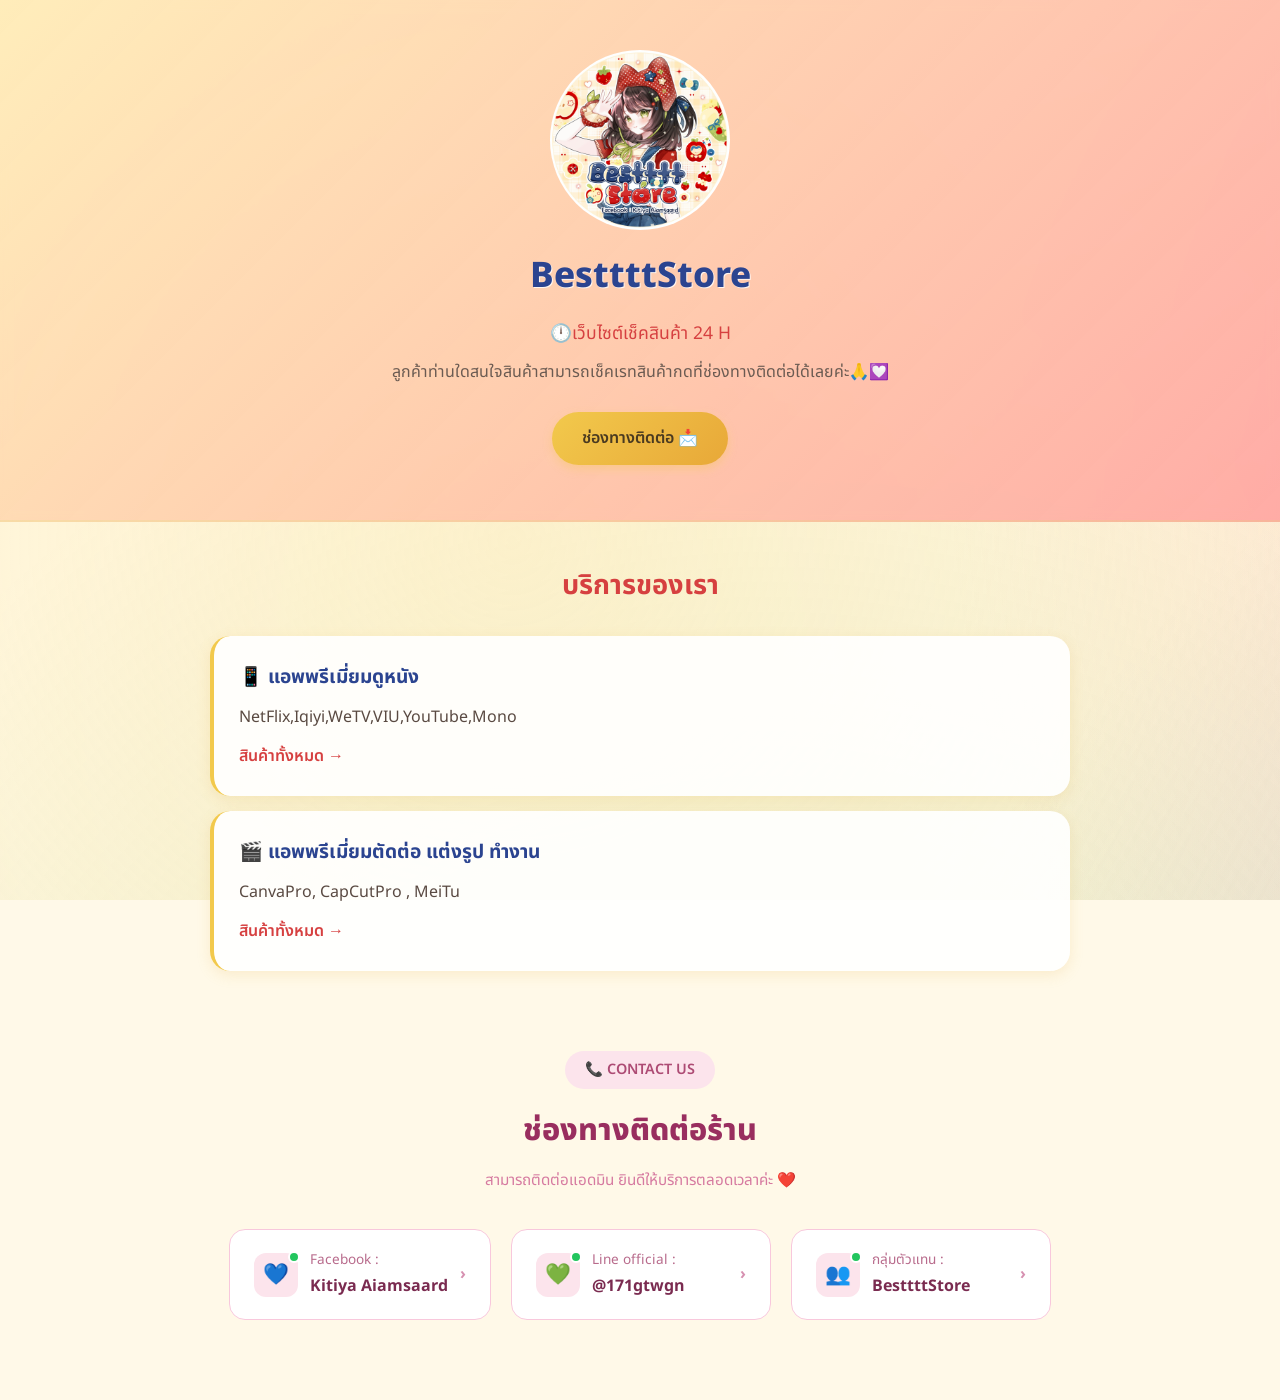
<file: index.html>
<!DOCTYPE html>
<html lang="th">
<head>
  <meta charset="UTF-8">
  <meta name="viewport" content="width=device-width, initial-scale=1.0">
  <title>BesttttStore</title>
  
  <!-- ฟอนต์ -->
  <link rel="preconnect" href="https://fonts.googleapis.com">
<link rel="preconnect" href="https://fonts.gstatic.com" crossorigin>
<link href="https://fonts.googleapis.com/css2?family=Noto+Sans+Thai:wght@400;500;600;700;800&display=swap" rel="stylesheet">
  
  <link rel="stylesheet" href="style.css">
</head>
<body>

  <!-- พื้นหลังเคลื่อนไหว -->
  <div class="bg-animation"></div>

  <header>
    <img src="logo.png.jpg" alt="BesttttStore" class="logo">
    <h1>BesttttStore</h1>
    <p class="sub-heading">🕛เว็บไซต์เช็คสินค้า 24 H</p>
    <p class="note-text">ลูกค้าท่านใดสนใจสินค้าสามารถเช็คเรทสินค้ากดที่ช่องทางติดต่อได้เลยค่ะ🙏💟</p>
    <a href="#contact" class="btn primary-btn">ช่องทางติดต่อ 📩</a>
  </header>

  <section class="services">
    <h2>บริการของเรา</h2>
    
    <a href="premium-apps.html" class="card-link">
      <div class="card clickable-card">
        <h3>📱 แอพพรีเมี่ยมดูหนัง</h3>
        <p>NetFlix,Iqiyi,WeTV,VIU,YouTube,Mono</p>
        <span class="go-btn">สินค้าทั้งหมด →</span>
      </div>
    </a>

    <a href="edit-design.html" class="card-link">
      <div class="card clickable-card">
        <h3>🎬 แอพพรีเมี่ยมตัดต่อ แต่งรูป ทำงาน</h3>
        <p> CanvaPro, CapCutPro , MeiTu</p>
        <span class="go-btn">สินค้าทั้งหมด →</span>
      </div>
    </a>
  </section>

  <section class="contact" id="contact">
  <div class="contact-top-tag">
    <span>📞 CONTACT US</span>
  </div>
  <h2>ช่องทางติดต่อร้าน</h2>
  <p class="contact-subtext">สามารถติดต่อแอดมิน ยินดีให้บริการตลอดเวลาค่ะ ❤️</p>

  <div class="contact-buttons">
    <!-- Facebook -->
    <a href="https://www.facebook.com/kitiyaaaaaaaaaa/" target="_blank" class="contact-channel-card">
      <div class="channel-icon-wrap">
        <div class="channel-icon">💙</div>
        <span class="status-dot"></span>
      </div>
      <div class="channel-info">
        <div class="channel-label">Facebook :</div>
        <div class="channel-value">Kitiya Aiamsaard</div>
      </div>
      <div class="channel-arrow">›</div>
    </a>

    <!-- Line -->
    <a href="https://line.me/ti/p/@171gtwgn" target="_blank" class="contact-channel-card">
      <div class="channel-icon-wrap">
        <div class="channel-icon">💚</div>
        <span class="status-dot"></span>
      </div>
      <div class="channel-info">
        <div class="channel-label">Line official :</div>
        <div class="channel-value">@171gtwgn</div>
      </div>
      <div class="channel-arrow">›</div>
    </a>

    <!-- กลุ่มไลน์ -->
    <a href="#" target="_blank" class="contact-channel-card">
      <div class="channel-icon-wrap">
        <div class="channel-icon">👥</div>
        <span class="status-dot"></span>
      </div>
      <div class="channel-info">
        <div class="channel-label">กลุ่มตัวแทน :</div>
        <div class="channel-value">BesttttStore</div>
      </div>
      <div class="channel-arrow">›</div>
    </a>
  </div>
</section>
</file>
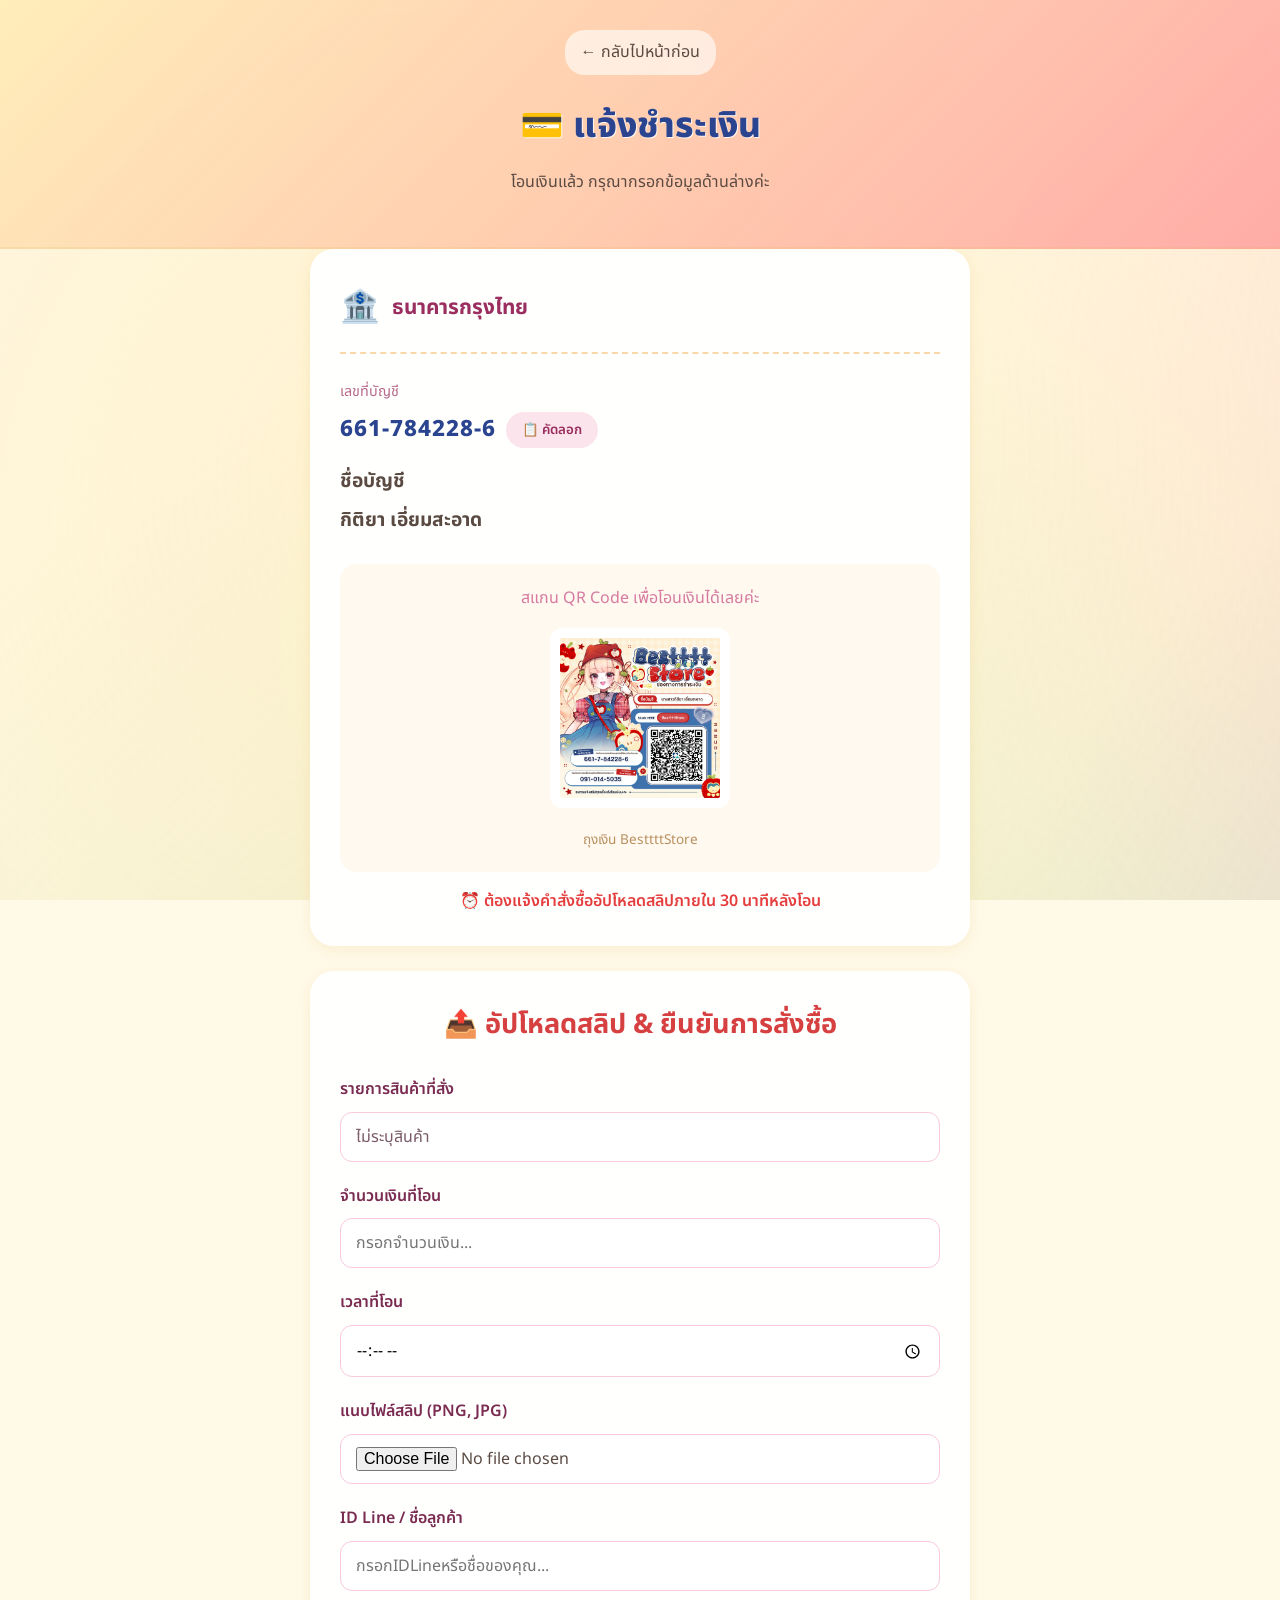
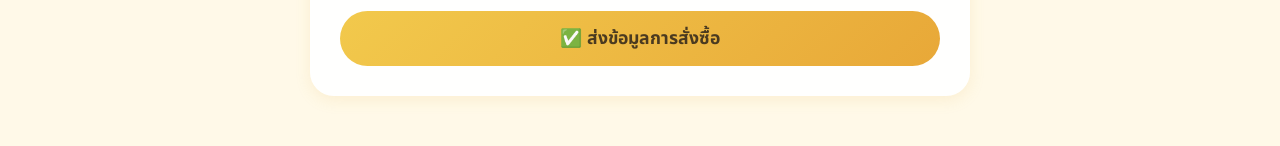
<file: payment.html>
<!DOCTYPE html>
<html lang="th">
<head>
  <meta charset="UTF-8">
  <meta name="viewport" content="width=device-width, initial-scale=1.0">
  <title>แจ้งชำระเงิน - BesttttStore</title>
  
  <link rel="preconnect" href="https://fonts.googleapis.com">
  <link rel="preconnect" href="https://fonts.gstatic.com" crossorigin>
  <link href="https://fonts.googleapis.com/css2?family=Noto+Sans+Thai:wght@400;500;600;700;800&display=swap" rel="stylesheet">
  
  <link rel="stylesheet" href="style.css">
</head>
<body>

  <div class="bg-animation"></div>

  <header class="page-header">
    <a href="javascript:history.back()" class="back-btn">← กลับไปหน้าก่อน</a>
    <h1>💳 แจ้งชำระเงิน</h1>
    <p>โอนเงินแล้ว กรุณากรอกข้อมูลด้านล่างค่ะ</p>
  </header>

  <section class="payment-section">
    <!-- ข้อมูลบัญชีธนาคาร -->
    <div class="bank-info-card">
      <div class="bank-header">
        <span class="bank-logo">🏦</span>
        <span class="bank-name">ธนาคารกรุงไทย</span>
      </div>
      
      <div class="account-number">
        <span class="label">เลขที่บัญชี</span>
        <div class="num-wrap">
          <span id="accNumber">661-784228-6</span>
          <button class="copy-btn" onclick="copyText()">📋 คัดลอก</button>
        </div>
      </div>
      
      <div class="account-name">
        <span class="label">ชื่อบัญชี</span>
        <span>กิติยา เอี่ยมสะอาด</span>
      </div>

      <div class="qr-box">
        <p class="qr-note">สแกน QR Code เพื่อโอนเงินได้เลยค่ะ</p>
        <img src="Pay.JPG" alt="QR Code โอนเงิน" class="qr-img">
        <p class="file-note">ถุงเงิน BesttttStore</p>
      </div>

      <p class="remind-note">⏰ ต้องแจ้งคำสั่งซื้ออัปโหลดสลิปภายใน 30 นาทีหลังโอน</p>
    </div>

    <!-- ฟอร์มแจ้งโอน -->
    <div class="form-card">
      <h2>📤 อัปโหลดสลิป & ยืนยันการสั่งซื้อ</h2>
      
      <form id="paymentForm">
        <div class="form-group">
          <label>รายการสินค้าที่สั่ง</label>
          <input type="text" id="itemName" readonly class="readonly-input">
        </div>

        <div class="form-group">
          <label>จำนวนเงินที่โอน</label>
          <input type="text" id="amount" placeholder="กรอกจำนวนเงิน..." required>
        </div>

        <div class="form-group">
          <label>เวลาที่โอน</label>
          <input type="time" id="payTime" required>
        </div>

        <div class="form-group">
          <label>แนบไฟล์สลิป (PNG, JPG)</label>
          <input type="file" id="slipFile" accept=".png,.jpg,.jpeg" required onchange="previewFile(event)">
          <div id="previewArea" class="preview-area"></div>
        </div>

        <div class="form-group">
          <label>ID Line / ชื่อลูกค้า</label>
          <input type="text" id="customerInfo" placeholder="กรอกIDLineหรือชื่อของคุณ..." required>
        </div>

        <button type="submit" class="submit-btn">✅ ส่งข้อมูลการสั่งซื้อ</button>
      </form>
    </div>

    <!-- ผลลัพธ์ -->
    <div id="resultBox" class="result-box" style="display:none;">
      <h3>✅ ส่งข้อมูลสำเร็จ!</h3>
      <p>ร้านจะตรวจสอบสลิปและแจ้งเตือนทาง Line โดยเร็วที่สุดค่ะ 💛</p>
      <a href="index.html" class="btn primary-btn">กลับหน้าแรก</a>
    </div>
  </section>

  <script>
    window.onload = function() {
      const params = new URLSearchParams(window.location.search);
      const item = params.get('item') || 'ไม่ระบุสินค้า';
      document.getElementById('itemName').value = decodeURIComponent(item);
    };

    function copyText() {
      navigator.clipboard.writeText('6617842286').then(() => {
        alert('คัดลอกเลขบัญชีแล้ว! ✅');
      });
    }

    function previewFile(event) {
      const file = event.target.files[0];
      if (file) {
        const reader = new FileReader();
        reader.onload = function(e) {
          document.getElementById('previewArea').innerHTML = 
            '<img src="' + e.target.result + '" alt="ตัวอย่างสลิป" class="preview-img">';
        };
        reader.readAsDataURL(file);
      }
    }

    document.getElementById('paymentForm').addEventListener('submit', async function(e) {
      e.preventDefault();
      
      const itemName = document.getElementById('itemName').value;
      const amount = document.getElementById('amount').value;
      const payTime = document.getElementById('payTime').value;
      const customerInfo = document.getElementById('customerInfo').value;
      
      const messageText = `🛒 มีรายการสั่งซื้อใหม่!
━━━━━━━━━━━━━━
📦 สินค้า: ${itemName}
💰 จำนวนเงิน: ${amount} บาท
⏰ เวลาที่โอน: ${payTime}
👤 ผู้สั่งซื้อ: ${customerInfo}
━━━━━━━━━━━━━━
แนบรูปสลิปมาด้วยนะคะ 🙏`;

      // ✅ คัดลอกข้อความไปยังคลิปบอร์ดอัตโนมัติ
      try {
        await navigator.clipboard.writeText(messageText);
        alert('✅ คัดลอกข้อความเรียบร้อยแล้ว!\n\nจะเปิดแชทร้าน → วางข้อความแล้วกดส่งได้เลยค่ะ 💛');
      } catch {
        // ถ้าคัดลอกไม่ได้ แสดงข้อความให้คัดลอกเอง
        alert('คัดลอกข้อความนี้:\n\n' + messageText + '\n\nแล้วไปวางที่แชทร้านนะคะ');
      }

      // ✅ เปิดแชทร้าน
      window.open('https://line.me/R/ti/p/@171gtwgn', '_blank');

      // แสดงหน้าจอสำเร็จ
      document.querySelector('.form-card').style.display = 'none';
      document.getElementById('resultBox').style.display = 'block';
    });
</script>
</file>
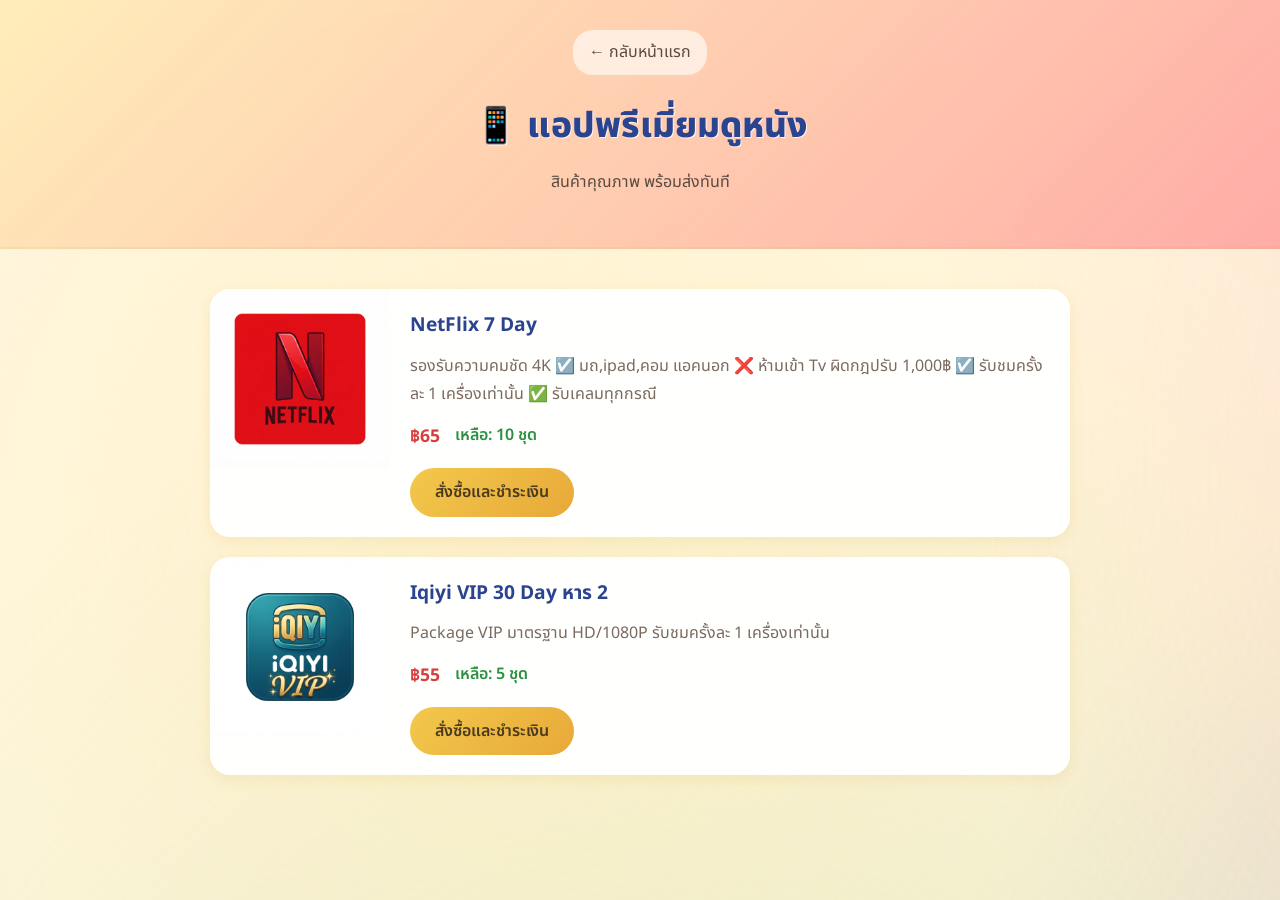
<file: premium-apps.html>
<!DOCTYPE html>
<html lang="th">
<head>
  <meta charset="UTF-8">
  <meta name="viewport" content="width=device-width, initial-scale=1.0">
  <title>แอปพรีเมี่ยมดูหนัง - BesttttStore</title>
  
  <link rel="preconnect" href="https://fonts.googleapis.com">
<link rel="preconnect" href="https://fonts.gstatic.com" crossorigin>
<link href="https://fonts.googleapis.com/css2?family=Noto+Sans+Thai:wght@400;500;600;700;800&display=swap" rel="stylesheet">
  
  <link rel="stylesheet" href="style.css">
</head>
<body>

  <div class="bg-animation"></div>

  <header class="page-header">
    <a href="index.html" class="back-btn">← กลับหน้าแรก</a>
    <h1>📱 แอปพรีเมี่ยมดูหนัง</h1>
    <p>สินค้าคุณภาพ พร้อมส่งทันที</p>
  </header>

  <section class="products">
    <!-- สินค้า 1 -->
    <div class="product-card">
      <img src="Netflix.jpe" alt="Netflix" class="product-img">
      <div class="product-info">
        <h3>NetFlix 7 Day</h3>
        <p class="desc">รองรับความคมชัด 4K
          ☑️ มถ,ipad,คอม แอคนอก
          ❌ ห้ามเข้า Tv ผิดกฎปรับ 1,000฿
          ☑️ รับชมครั้งละ 1 เครื่องเท่านั้น
          ✅️ รับเคลมทุกกรณี</p>
        <div class="price-stock">
          <span class="price">฿65</span>
          <span class="stock">เหลือ: 10 ชุด</span>
        </div>
        <a href="payment.html?item=Netflix" class="buy-btn">สั่งซื้อและชำระเงิน</a>
      </div>
    </div>

    <!-- สินค้า 2 -->
    <div class="product-card">
      <img src="iqiyi.jpe" alt="iqiyi" class="product-img">
      <div class="product-info">
        <h3>Iqiyi VIP 30 Day หาร 2</h3>
        <p class="desc"> Package VIP มาตรฐาน HD/1080P
          รับชมครั้งละ 1 เครื่องเท่านั้น</p>
        <div class="price-stock">
          <span class="price">฿55</span>
          <span class="stock">เหลือ: 5 ชุด</span>
        </div>
        <a href="payment.html?item=Iqiyi" class="buy-btn">สั่งซื้อและชำระเงิน</a>
      </div>
    </div>

    <!-- เพิ่มต่อได้ตามรูปแบบนี้ -->
  </section>

</body>
</html>
</file>
<file: style.css>
* {
  margin: 0;
  padding: 0;
  box-sizing: border-box;
  /* ฟอนต์ไทยตรงแบบในรูป */
  font-family: 'Noto Sans Thai', sans-serif;
}

body {
  background: #fff9e8;
  color: #5a4a42;
  line-height: 1.8;
  position: relative;
  overflow-x: hidden;
}

/* ===== พื้นหลังเคลื่อนไหว ===== */
.bg-animation {
  position: fixed;
  top: 0;
  left: 0;
  width: 100%;
  height: 100%;
  z-index: -1;
  background: 
    radial-gradient(circle at 20% 30%, rgba(255, 235, 180, 0.5) 0%, transparent 50%),
    radial-gradient(circle at 80% 25%, rgba(255, 120, 120, 0.35) 0%, transparent 45%),
    radial-gradient(circle at 75% 75%, rgba(80, 110, 180, 0.3) 0%, transparent 45%),
    radial-gradient(circle at 30% 80%, rgba(150, 200, 120, 0.3) 0%, transparent 50%);
  background-size: 200% 200%;
  animation: bgMove 18s ease infinite;
}

@keyframes bgMove {
  0%   { background-position: 0% 0%; }
  50%  { background-position: 100% 100%; }
  100% { background-position: 0% 0%; }
}

a {
  text-decoration: none;
  color: inherit;
}

/* ===== โลโก้ ===== */
.logo {
  width: 180px;
  height: auto;
  display: block;
  margin: 0 auto 15px;
  transition: transform 0.35s ease, filter 0.35s ease;
  cursor: pointer;
  border-radius: 50%;
}

.logo:hover {
  transform: scale(1.12);
  filter: drop-shadow(0 6px 14px rgba(210, 160, 60, 0.35));
}

/* ===== ส่วนหัว ===== */
header {
  background: linear-gradient(135deg, rgba(255, 235, 180, 0.85), rgba(255, 150, 150, 0.75));
  padding: 50px 20px;
  text-align: center;
  backdrop-filter: blur(6px);
  border-bottom: 2px solid rgba(210, 120, 60, 0.15);
}

.page-header {
  padding: 30px 20px 50px;
}

.back-btn {
  display: inline-block;
  background: rgba(255,255,255,0.6);
  padding: 8px 16px;
  border-radius: 20px;
  margin-bottom: 20px;
  transition: all 0.3s ease;
}

.back-btn:hover {
  background: white;
  transform: translateX(-3px);
}

h1 { 
  font-size: 2.2rem; 
  margin-bottom: 10px;
  color: #2b4490;
  text-shadow: 1px 1px 0 rgba(255,255,255,0.8);
  font-weight: 800;
}

.sub-heading {
  font-size: 1.1rem;
  color: #d64040;
  margin-bottom: 8px;
}

.note-text {
  max-width: 600px;
  margin: 0 auto 20px;
  color: #6b5b52;
}

.btn {
  display: inline-block;
  padding: 12px 30px;
  border-radius: 30px;
  font-weight: 600;
  transition: all 0.3s ease;
  margin: 5px;
}

.primary-btn {
  background: linear-gradient(135deg, #f2c94c, #e8a838);
  color: #4a3a20;
  box-shadow: 0 4px 10px rgba(242, 201, 76, 0.35);
}

.primary-btn:hover {
  transform: translateY(-3px);
  box-shadow: 0 6px 15px rgba(242, 201, 76, 0.45);
}

.services, .contact, .products {
  max-width: 900px;
  margin: 40px auto;
  padding: 0 20px;
}

h2 {
  color: #d64040;
  margin-bottom: 25px;
  text-align: center;
  font-size: 1.7rem;
  font-weight: 700;
}

.card-link {
  display: block;
  margin: 15px 0;
}

.card {
  background: rgba(255, 255, 255, 0.9);
  border-radius: 20px;
  padding: 25px;
  box-shadow: 0 4px 14px rgba(230, 180, 80, 0.18);
  transition: all 0.3s ease;
  border-left: 4px solid #f2c94c;
}

.clickable-card {
  cursor: pointer;
}

.clickable-card:hover {
  transform: translateY(-5px);
  box-shadow: 0 6px 18px rgba(230, 180, 80, 0.25);
}

.card h3 {
  color: #2b4490;
  margin-bottom: 8px;
  font-size: 1.2rem;
  font-weight: 700;
}

.go-btn {
  display: inline-block;
  margin-top: 10px;
  color: #d64040;
  font-weight: 600;
}

/* ===== การ์ดสินค้า ===== */
.product-card {
  background: rgba(255, 255, 255, 0.95);
  border-radius: 20px;
  overflow: hidden;
  margin: 20px 0;
  box-shadow: 0 4px 14px rgba(230, 180, 80, 0.18);
  display: flex;
  flex-wrap: wrap;
  transition: transform 0.3s ease;
}

.product-card:hover {
  transform: translateY(-4px);
}

.product-img {
  width: 180px;
  height: 180px;
  object-fit: cover;
  background: #fff3cd;
}

.product-info {
  flex: 1;
  min-width: 280px;
  padding: 20px;
}

.product-info h3 {
  color: #2b4490;
  margin-bottom: 8px;
  font-size: 1.2rem;
  font-weight: 700;
}

.desc {
  color: #7a6a60;
  margin-bottom: 12px;
}

.price-stock {
  display: flex;
  gap: 15px;
  margin-bottom: 15px;
  flex-wrap: wrap;
}

.price {
  font-weight: 700;
  color: #d64040;
  font-size: 1.1rem;
}

.stock {
  color: #2b9040;
  font-weight: 600;
}

.buy-btn {
  display: inline-block;
  background: linear-gradient(135deg, #f2c94c, #e8a838);
  color: #4a3a20;
  padding: 10px 25px;
  border-radius: 25px;
  font-weight: 600;
  transition: all 0.3s ease;
}

.buy-btn:hover {
  transform: scale(1.05);
  box-shadow: 0 4px 12px rgba(242, 201, 76, 0.35);
}

/* ===== ช่องทางติดต่อ แบบในรูป ===== */
.contact {
  background: transparent;
  padding: 40px 20px;
  border: none;
}

.contact-top-tag {
  text-align: center;
  margin-bottom: 15px;
}

.contact-top-tag span {
  display: inline-flex;
  align-items: center;
  gap: 6px;
  background: #fce4ec;
  color: #ad4b74;
  padding: 6px 20px;
  border-radius: 30px;
  font-size: 0.9rem;
  font-weight: 600;
}

.contact h2 {
  color: #992e5f;
  font-size: 1.9rem;
  font-weight: 800;
  margin-bottom: 8px;
}

.contact-subtext {
  text-align: center;
  color: #d67aa0;
  margin-bottom: 35px;
  font-size: 0.95rem;
}

.contact-buttons {
  display: flex;
  justify-content: center;
  gap: 20px;
  flex-wrap: wrap;
}

.contact-channel-card {
  display: flex;
  align-items: center;
  gap: 12px;
  background: #fff;
  border: 1.5px solid #f8c8dc;
  border-radius: 16px;
  padding: 18px 24px;
  min-width: 260px;
  transition: all 0.3s ease;
}

.contact-channel-card:hover {
  border-color: #f09cc0;
  transform: translateY(-3px);
  box-shadow: 0 8px 20px rgba(232, 130, 174, 0.15);
}

.channel-icon-wrap {
  position: relative;
}

.channel-icon {
  width: 44px;
  height: 44px;
  border-radius: 12px;
  background: #fce4ec;
  display: flex;
  align-items: center;
  justify-content: center;
  font-size: 1.3rem;
}

.status-dot {
  position: absolute;
  top: -2px;
  right: -2px;
  width: 12px;
  height: 12px;
  background: #22c55e;
  border-radius: 50%;
  border: 2px solid white;
}

.channel-info {
  flex: 1;
  text-align: left;
}

.channel-label {
  font-size: 0.85rem;
  color: #b86b8c;
}

.channel-value {
  font-weight: 700;
  color: #7a2b50;
  font-size: 1rem;
}

.channel-arrow {
  color: #d690b0;
  font-weight: bold;
}

/* ===== หน้าชำระเงิน ===== */
.payment-section {
  max-width: 700px;
  margin: 0 auto 50px;
  padding: 0 20px;
}

.bank-info-card, .form-card {
  background: rgba(255,255,255,0.95);
  border-radius: 24px;
  padding: 30px;
  margin-bottom: 25px;
  box-shadow: 0 4px 15px rgba(230, 180, 80, 0.15);
}

.bank-header {
  display: flex;
  align-items: center;
  gap: 12px;
  margin-bottom: 25px;
  padding-bottom: 15px;
  border-bottom: 2px dashed #f8d8a8;
}

.bank-logo { font-size: 2rem; }
.bank-name { font-size: 1.3rem; font-weight: 700; color: #992e5f; }

.label { font-size: 0.9rem; color: #b86b8c; display: block; margin-bottom: 5px; }

.account-number { margin-bottom: 15px; }
.num-wrap { display: flex; gap: 10px; align-items: center; flex-wrap: wrap; }
#accNumber { font-size: 1.4rem; font-weight: 800; color: #2b4490; letter-spacing: 1px; }
.copy-btn {
  background: #fce4ec;
  border: none;
  padding: 8px 16px;
  border-radius: 20px;
  cursor: pointer;
  font-weight: 600;
  color: #992e5f;
  transition: 0.2s;
}
.copy-btn:hover { background: #f8c8dc; }

.account-name { margin-bottom: 25px; }
.account-name span { font-size: 1.2rem; font-weight: 700; color: #5a4a42; }

.qr-box { text-align: center; padding: 20px; background: #fff9f0; border-radius: 16px; margin-bottom: 15px; }
.qr-note { color: #d67aa0; margin-bottom: 15px; }
.qr-img { width: 180px; height: 180px; object-fit: contain; background: white; padding: 10px; border-radius: 12px; }
.file-note { font-size: 0.85rem; color: #b89060; margin-top: 10px; }

.remind-note { text-align: center; color: #e53e3e; font-weight: 600; margin-top: 15px; }

.form-group { margin-bottom: 20px; }
.form-group label { display: block; margin-bottom: 8px; font-weight: 600; color: #7a2b50; }
.form-group input {
  width: 100%;
  padding: 12px 15px;
  border: 1.5px solid #f8c8dc;
  border-radius: 12px;
  font-size: 1rem;
  font-family: inherit;
  background: #fff;
}
.form-group input:focus { outline: none; border-color: #f09cc0; box-shadow: 0 0 0 3px rgba(240,156,192,0.2); }
.readonly-input { background: #f9f0f4; color: #7a5a68; }

.preview-area { margin-top: 15px; }
.preview-img { max-width: 200px; border-radius: 12px; border: 2px solid #f8c8dc; }

.submit-btn {
  width: 100%;
  padding: 14px;
  background: linear-gradient(135deg, #f2c94c, #e8a838);
  border: none;
  border-radius: 30px;
  font-size: 1.1rem;
  font-weight: 700;
  color: #4a3a20;
  cursor: pointer;
  transition: 0.3s;
}
.submit-btn:hover { transform: translateY(-2px); box-shadow: 0 6px 15px rgba(242,201,76,0.35); }

.result-box { text-align: center; padding: 30px; }
.result-box h3 { color: #2b9040; font-size: 1.5rem; margin-bottom: 15px; }
</file>
